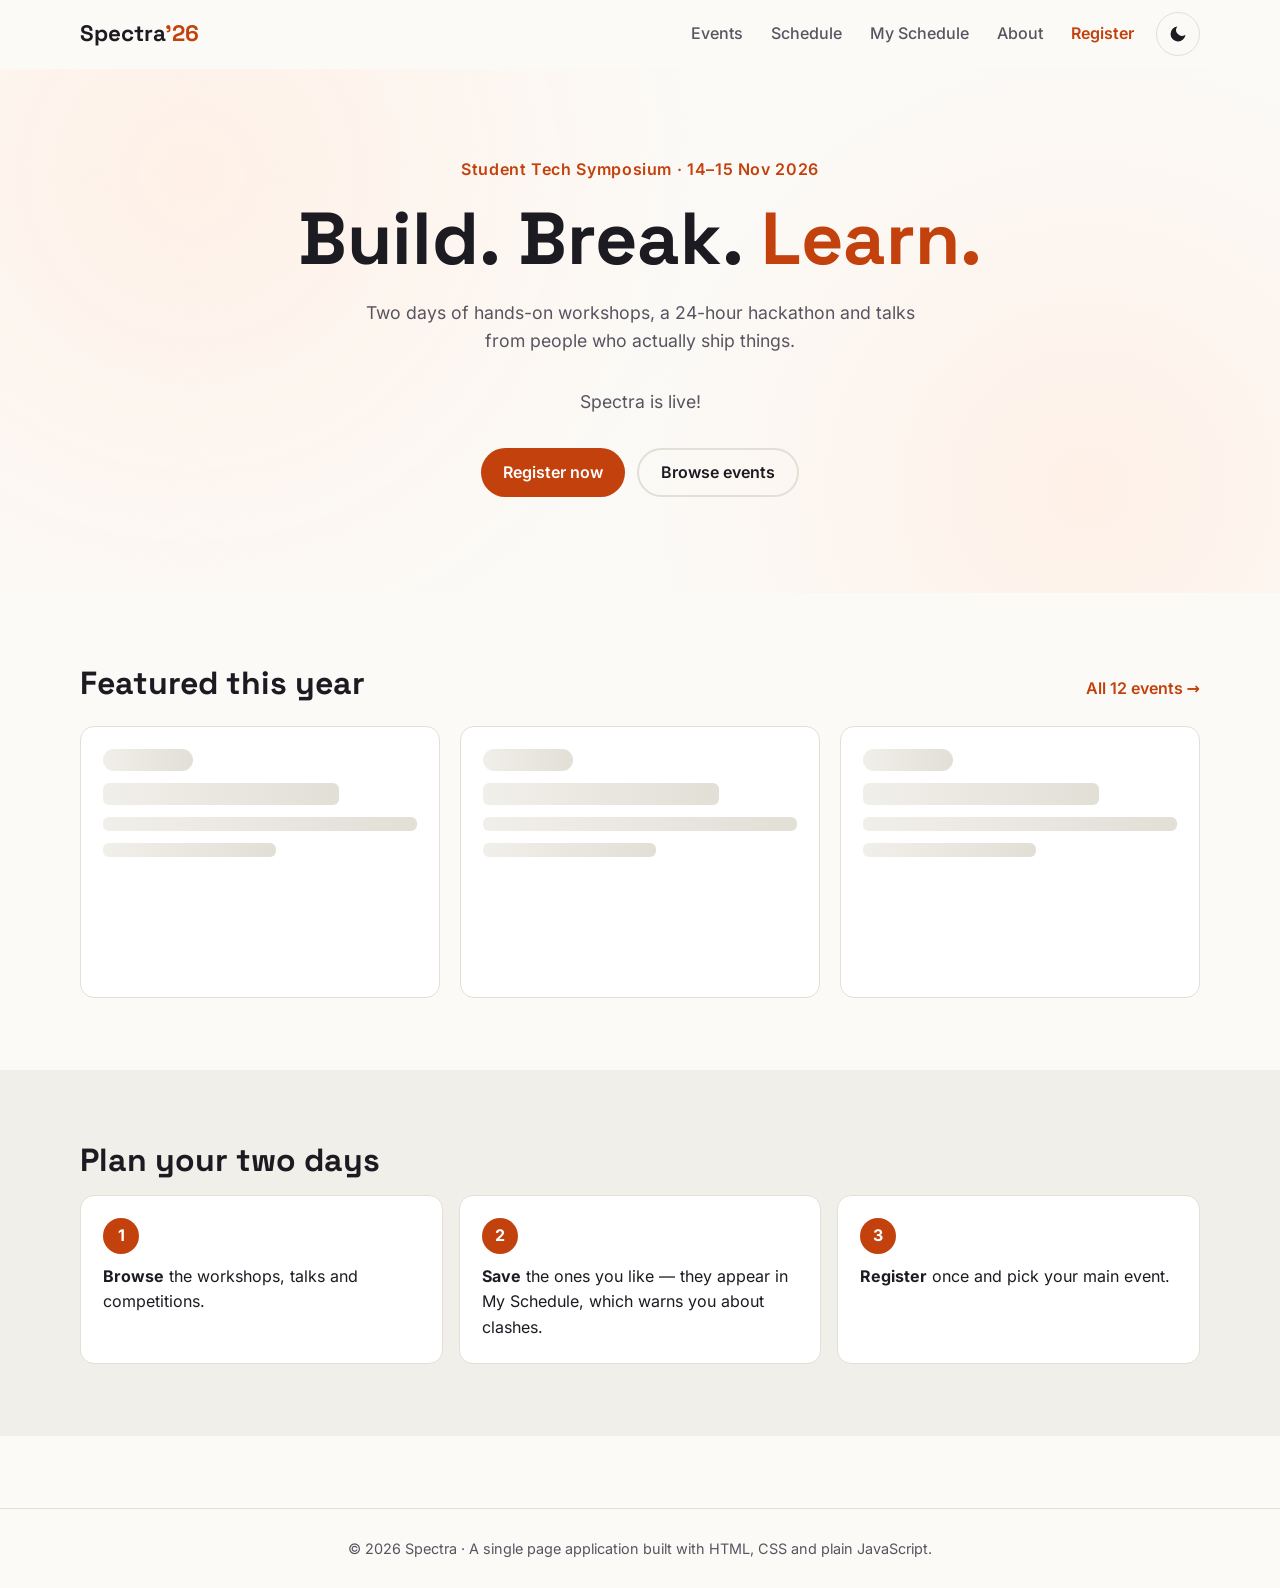
<file: index.html>
<!DOCTYPE html>
<html lang="en">
<head>
  <meta charset="UTF-8">
  <meta name="viewport" content="width=device-width, initial-scale=1.0">
  <title>Spectra '26 | Student Tech Symposium</title>
  <meta name="description" content="Spectra '26 – browse events, build your schedule and register for a two-day student tech symposium.">
  <meta name="theme-color" content="#fbfaf7" media="(prefers-color-scheme: light)">
  <meta name="theme-color" content="#121117" media="(prefers-color-scheme: dark)">

  <!--
    Runs before anything else loads:
    1. Works out the app's root folder (e.g. "/" locally, "/week5-spa/" on
       GitHub Pages) and adds a <base> tag, so css/, js/ and data/ load
       correctly even when the address bar shows a deep URL like /events/3.
    2. Applies the saved theme so there is no flash of the wrong colours.
  -->
  <script>
    (function () {
      var d = document, l = location, root = '/';
      if (l.protocol !== 'file:') {
        var fromRedirect = null, saved = null;
        try { fromRedirect = sessionStorage.getItem('spa-root'); saved = localStorage.getItem('spa-root'); } catch (e) {}
        // If the URL contains one of the app's routes (/events/3, /about…), the root is
        // everything before it. This matters on hosts that serve index.html for every path.
        var known = l.pathname.match(/^(.*?\/)(?:events|schedule|my-schedule|register|about)(?:\/|$)/);
        root = fromRedirect                                                    // arrived via 404.html
          || (known && known[1])                                               // deep link to a known route
          || (saved && l.pathname.indexOf(saved) === 0 && saved)              // root remembered from last visit
          || l.pathname.replace(/[^/]*$/, '');                                 // folder that contains index.html
        try { localStorage.setItem('spa-root', root); sessionStorage.removeItem('spa-root'); } catch (e) {}
        var base = d.createElement('base');
        base.href = root;
        d.head.appendChild(base);
      }
      window.__SPA_ROOT__ = root;

      var t = null;
      try { t = JSON.parse(localStorage.getItem('spectra-theme')); } catch (e) {}
      if (!t) t = matchMedia('(prefers-color-scheme: dark)').matches ? 'dark' : 'light';
      d.documentElement.setAttribute('data-theme', t);
    })();
  </script>

  <link rel="icon" href="data:image/svg+xml,%3Csvg xmlns='http://www.w3.org/2000/svg' viewBox='0 0 32 32'%3E%3Crect width='32' height='32' rx='8' fill='%23c2410c'/%3E%3Ctext x='16' y='23' font-family='Arial' font-weight='700' font-size='20' fill='white' text-anchor='middle'%3ES%3C/text%3E%3C/svg%3E">

  <!--
    CSS, fonts and scripts are written by this script instead of being plain tags.
    Reason: the browser's preload scanner reads plain tags *before* the <base> tag
    above exists, so on a deep URL like /events/4 it would first request
    /events/css/style.css (wrong) and then /css/style.css — every file twice.
    Tags written here are only seen after <base> is set, so each loads once.
  -->
  <script>
    document.write([
      '<link rel="preload" href="fonts/space-grotesk-700-latin.woff2" as="font" type="font/woff2" crossorigin>',
      '<link rel="preload" href="fonts/inter-var-latin.woff2" as="font" type="font/woff2" crossorigin>',
      '<link rel="stylesheet" href="css/style.css">'
    ].concat([
      'core/utils', 'core/store', 'core/api', 'core/router',
      'views/components', 'views/home', 'views/events', 'views/event-detail',
      'views/schedule', 'views/register', 'views/about', 'app'
    ].map(function (f) { return '<script src="js/' + f + '.js" defer><\/script>'; })).join(''));
  </script>
</head>
<body>
  <a class="skip-link" href="#app">Skip to main content</a>

  <!-- Thin bar shown while a view is loading its data -->
  <div class="progress" id="progress" aria-hidden="true"></div>

  <!-- ============ APP SHELL: stays on screen; only <main> changes ============ -->
  <header class="site-header" id="siteHeader">
    <nav class="nav container" aria-label="Main">
      <a class="logo" data-to="/" href="./">Spectra<span>'26</span></a>

      <button class="nav-toggle" id="navToggle" type="button" aria-label="Open menu" aria-expanded="false" aria-controls="navMenu">
        <span class="bar"></span><span class="bar"></span><span class="bar"></span>
      </button>

      <ul class="nav-menu" id="navMenu">
        <li><a class="nav-link" data-to="/events" data-nav="/events" href="events">Events</a></li>
        <li><a class="nav-link" data-to="/schedule" data-nav="/schedule" href="schedule">Schedule</a></li>
        <li><a class="nav-link" data-to="/my-schedule" data-nav="/my-schedule" href="my-schedule" id="myScheduleLink">My Schedule <span class="badge" id="savedCount" hidden>0</span></a></li>
        <li><a class="nav-link" data-to="/about" data-nav="/about" href="about">About</a></li>
        <li><a class="nav-link nav-cta" data-to="/register" data-nav="/register" href="register">Register</a></li>
        <li>
          <button class="theme-toggle" id="themeToggle" type="button" aria-pressed="false">
            <span class="visually-hidden">Dark mode</span>
            <svg class="icon-moon" width="20" height="20" viewBox="0 0 24 24" aria-hidden="true" focusable="false"><path fill="currentColor" d="M21 12.8A9 9 0 1 1 11.2 3a7 7 0 0 0 9.8 9.8Z"/></svg>
            <svg class="icon-sun" width="20" height="20" viewBox="0 0 24 24" aria-hidden="true" focusable="false"><circle cx="12" cy="12" r="5" fill="currentColor"/><path stroke="currentColor" stroke-width="2" stroke-linecap="round" d="M12 1v3M12 20v3M1 12h3M20 12h3M4.2 4.2l2.1 2.1M17.7 17.7l2.1 2.1M4.2 19.8l2.1-2.1M17.7 6.3l2.1-2.1"/></svg>
          </button>
        </li>
      </ul>
    </nav>
  </header>

  <!-- The router renders each view in here -->
  <main id="app" class="view" tabindex="-1">
    <noscript>
      <div class="container narrow status-card">
        <h1>Spectra '26 needs JavaScript</h1>
        <p>This site is a single page application, so it uses JavaScript to show each page. Please turn JavaScript on, or email hello@spectra.example to register.</p>
      </div>
    </noscript>
  </main>

  <footer class="site-footer">
    <div class="container">
      <p>© 2026 Spectra · A single page application built with HTML, CSS and plain JavaScript.</p>
    </div>
  </footer>

  <!-- Screen-reader announcements for page changes (visually hidden) -->
  <div class="visually-hidden" id="announcer" aria-live="polite" aria-atomic="true"></div>
  <div class="toast" id="toast" role="status" aria-live="polite"></div>
</body>
</html>
</file>
<file: css/style.css>
/* =========================================================
   Spectra '26 — SPA stylesheet
   Colour tokens, typography and accessibility rules carry over
   from Week 4 (all pairs pass WCAG AA in both themes).
   ========================================================= */

/* ---------- Fonts (self-hosted) ---------- */
@font-face { font-family: "Inter"; src: url(../fonts/inter-var-latin.woff2) format("woff2"); font-weight: 100 900; font-display: optional; }
@font-face { font-family: "Space Grotesk"; src: url(../fonts/space-grotesk-700-latin.woff2) format("woff2"); font-weight: 700; font-display: optional; }

/* ---------- Tokens ---------- */
:root {
  --bg: #fbfaf7; --bg-alt: #f1efe9; --surface: #fff; --text: #1c1b22; --muted: #57555f; --border: #e2dfd7;
  --accent: #c2410c; --accent-hover: #9a3412; --accent-soft: #fff1e8; --on-accent: #fff;
  --success: #2b7a3b; --error: #b42318; --warn-bg: #fff4d6; --warn-text: #6b4a00;
  --tag-workshop: #1d4ed8; --tag-workshop-bg: #e8efff;
  --tag-competition: #7e22ce; --tag-competition-bg: #f4e9ff;
  --tag-talk: #0f766e; --tag-talk-bg: #e2f6f3;
  --shadow: 0 6px 24px rgba(28, 27, 34, .08); --radius: 14px; --header-h: 68px; --ease: cubic-bezier(.2, .7, .2, 1);
}
[data-theme="dark"] {
  --bg: #121117; --bg-alt: #1a1920; --surface: #22212a; --text: #f1f0f5; --muted: #b0aeba; --border: #3a3845;
  --accent: #ff9a57; --accent-hover: #ffb380; --accent-soft: #2e2219; --on-accent: #1c1b22;
  --success: #69db7c; --error: #ff8787; --warn-bg: #3a2f12; --warn-text: #ffe08a;
  --tag-workshop: #9db8ff; --tag-workshop-bg: #1d2540;
  --tag-competition: #d7b0ff; --tag-competition-bg: #2c1e3d;
  --tag-talk: #7fe0d3; --tag-talk-bg: #16302d;
  --shadow: 0 6px 24px rgba(0, 0, 0, .4);
}

/* ---------- Base ---------- */
*, *::before, *::after { box-sizing: border-box; margin: 0; padding: 0; }
html { scroll-padding-top: calc(var(--header-h) + 16px); }
body {
  font-family: "Inter", system-ui, -apple-system, "Segoe UI", sans-serif; background: var(--bg); color: var(--text);
  line-height: 1.6; min-height: 100vh; display: flex; flex-direction: column; transition: background-color .3s, color .3s;
}
h1, h2, h3, .logo, .h3 { font-family: "Space Grotesk", "Inter", system-ui, sans-serif; font-weight: 700; line-height: 1.15; }
h1 { font-size: clamp(2rem, 5vw, 3rem); }
h2 { font-size: clamp(1.5rem, 3.4vw, 2rem); margin-bottom: 16px; }
h3, .h3 { font-size: 1.15rem; }
a { color: inherit; }
button, input, select, textarea { font: inherit; color: inherit; }
button { cursor: pointer; background: none; border: none; }
:focus-visible { outline: 3px solid var(--accent); outline-offset: 2px; }
[tabindex="-1"]:focus { outline: none; }
ul[class], ol[class] { list-style: none; }

.container { width: min(1120px, 100% - 32px); margin-inline: auto; }
.narrow { width: min(760px, 100% - 32px); }
.muted { color: var(--muted); }
.visually-hidden { position: absolute !important; width: 1px; height: 1px; overflow: hidden; clip: rect(0 0 0 0); white-space: nowrap; }
.skip-link { position: absolute; left: 16px; top: -60px; z-index: 300; background: var(--accent); color: var(--on-accent); padding: 8px 14px; border-radius: 8px; }
.skip-link:focus { top: 12px; }

/* ---------- Buttons & links ---------- */
.btn { display: inline-flex; align-items: center; justify-content: center; gap: 8px; min-height: 44px; padding: 10px 22px; border-radius: 999px; font-weight: 600; text-decoration: none; transition: transform .2s var(--ease), background-color .2s, border-color .2s; }
.btn:active { transform: scale(.97); }
.btn-primary { background: var(--accent); color: var(--on-accent); }
.btn-primary:hover { background: var(--accent-hover); }
.btn-ghost { border: 2px solid var(--border); }
.btn-ghost:hover { border-color: var(--accent); color: var(--accent); }
.btn[disabled] { opacity: .7; cursor: progress; }
.text-link { color: var(--accent); font-weight: 600; text-decoration: none; }
.text-link:hover { text-decoration: underline; }

/* ---------- Loading bar ---------- */
.progress { position: fixed; top: 0; left: 0; height: 3px; width: 0; background: var(--accent); z-index: 400; opacity: 0; transition: width .3s, opacity .3s; }
.progress.active { width: 70%; opacity: 1; transition: width 2s cubic-bezier(.1, .7, .3, 1), opacity .1s; }

/* ---------- Header ---------- */
.site-header { position: sticky; top: 0; z-index: 100; background: var(--bg); border-bottom: 1px solid transparent; transition: border-color .3s, box-shadow .3s; }
.site-header.scrolled { border-color: var(--border); box-shadow: var(--shadow); }
.nav { display: flex; align-items: center; justify-content: space-between; height: var(--header-h); }
.logo { font-size: 1.4rem; text-decoration: none; }
.logo span { color: var(--accent); }
.nav-menu { display: flex; align-items: center; gap: 4px; }
.nav-link { position: relative; display: flex; align-items: center; gap: 6px; min-height: 44px; padding: 8px 12px; border-radius: 8px; font-weight: 500; color: var(--muted); text-decoration: none; transition: color .2s; }
.nav-link::after { content: ""; position: absolute; left: 12px; right: 12px; bottom: 4px; height: 2px; background: var(--accent); transform: scaleX(0); transform-origin: left; transition: transform .3s var(--ease); }
.nav-link:hover, .nav-link[aria-current="page"] { color: var(--text); }
.nav-link:hover::after, .nav-link[aria-current="page"]::after { transform: scaleX(1); }
.nav-cta { color: var(--accent); font-weight: 600; }
.badge { min-width: 22px; height: 22px; padding: 0 6px; border-radius: 999px; background: var(--accent); color: var(--on-accent); font-size: .75rem; font-weight: 700; display: inline-grid; place-items: center; }
.badge[hidden] { display: none; }          /* the display rule above would otherwise override [hidden] */
.badge.bump { animation: bump .4s var(--ease); }
@keyframes bump { 50% { transform: scale(1.3); } }

.theme-toggle { width: 44px; height: 44px; margin-left: 6px; border-radius: 50%; border: 1px solid var(--border); display: grid; place-items: center; color: var(--text); transition: transform .4s var(--ease), border-color .2s; }
.theme-toggle:hover { transform: rotate(20deg); border-color: var(--accent); }
.theme-toggle .icon-sun { display: none; }
[data-theme="dark"] .theme-toggle .icon-sun { display: block; }
[data-theme="dark"] .theme-toggle .icon-moon { display: none; }

.nav-toggle { display: none; width: 44px; height: 44px; flex-direction: column; justify-content: center; gap: 5px; padding: 10px; }
.nav-toggle .bar { display: block; height: 2px; width: 100%; background: var(--text); border-radius: 2px; transition: transform .3s var(--ease), opacity .2s; }
.nav-toggle.open .bar:nth-child(1) { transform: translateY(7px) rotate(45deg); }
.nav-toggle.open .bar:nth-child(2) { opacity: 0; }
.nav-toggle.open .bar:nth-child(3) { transform: translateY(-7px) rotate(-45deg); }

/* ---------- View container & transitions ---------- */
.view { flex: 1; min-height: 100vh; padding-bottom: 72px; }   /* keeps the footer below the fold until the first view renders (avoids layout shift) */
.view.enter { animation: viewIn .35s var(--ease); }          /* fallback when View Transitions aren't supported */
@keyframes viewIn { from { opacity: 0; transform: translateY(8px); } }

/* View Transitions API: old page fades out, new page slides up slightly */
::view-transition-old(root) { animation: vtOut .18s ease-in both; }
::view-transition-new(root) { animation: vtIn .3s var(--ease) both; }
@keyframes vtOut { to { opacity: 0; } }
@keyframes vtIn { from { opacity: 0; transform: translateY(10px); } }
.site-header { view-transition-name: header; }        /* header stays put during transitions */
::view-transition-group(header) { animation: none; }

/* ---------- Hero (home) ---------- */
.hero { padding: 88px 0 96px; text-align: center; background: radial-gradient(circle at 15% 20%, var(--accent-soft), transparent 45%), radial-gradient(circle at 85% 80%, var(--accent-soft), transparent 40%); }
.eyebrow { color: var(--accent); font-weight: 600; letter-spacing: .04em; margin-bottom: 14px; }
.hero h1 { font-size: clamp(2.4rem, 7vw, 4.6rem); }
.accent { color: var(--accent); }
.hero-sub { max-width: 560px; margin: 18px auto 32px; color: var(--muted); font-size: 1.1rem; }
.countdown { display: flex; justify-content: center; gap: 12px; margin-bottom: 36px; flex-wrap: wrap; }
.cd-box { min-width: 82px; padding: 14px 10px; background: var(--surface); border: 1px solid var(--border); border-radius: var(--radius); box-shadow: var(--shadow); }
.cd-box span { display: block; font-family: "Space Grotesk", sans-serif; font-size: 1.9rem; font-weight: 700; font-variant-numeric: tabular-nums; }
.cd-box small { color: var(--muted); font-size: .78rem; text-transform: uppercase; letter-spacing: .06em; }
.hero-actions { display: flex; justify-content: center; gap: 12px; flex-wrap: wrap; margin-top: 8px; }

.section { padding: 72px 0; }
.section-alt { background: var(--bg-alt); }
.section-head { display: flex; justify-content: space-between; align-items: baseline; gap: 16px; flex-wrap: wrap; margin-bottom: 8px; }
.steps { counter-reset: step; display: grid; grid-template-columns: repeat(3, 1fr); gap: 16px; }
.steps li { counter-increment: step; background: var(--surface); border: 1px solid var(--border); border-radius: var(--radius); padding: 22px; }
.steps li::before { content: counter(step); display: grid; place-items: center; width: 36px; height: 36px; margin-bottom: 10px; border-radius: 50%; background: var(--accent); color: var(--on-accent); font-weight: 700; }

/* ---------- Page heads ---------- */
.page-head { padding: 56px 0 28px; }
.lead { color: var(--muted); font-size: 1.08rem; max-width: 640px; margin-top: 10px; }

/* ---------- Toolbar: filters + search ---------- */
.toolbar { display: flex; justify-content: space-between; align-items: center; gap: 16px; flex-wrap: wrap; margin-bottom: 12px; }
.filters, .day-switch { display: flex; gap: 8px; flex-wrap: wrap; }
.filter, .day-switch a {
  display: inline-flex; align-items: center; min-height: 44px; padding: 8px 18px; border-radius: 999px; border: 1px solid var(--border);
  background: var(--surface); font-weight: 500; text-decoration: none; transition: background-color .2s, color .2s, border-color .2s;
}
.filter:hover, .day-switch a:hover { border-color: var(--accent); }
.filter[aria-current="true"], .day-switch a[aria-current="true"] { background: var(--accent); border-color: var(--accent); color: var(--on-accent); }
.search input { width: 280px; min-height: 44px; padding: 10px 16px; border-radius: 999px; border: 1px solid var(--muted); background: var(--surface); }
.search input:focus { outline: 3px solid var(--accent); outline-offset: 1px; }
.result-count { color: var(--muted); font-size: .9rem; margin-bottom: 16px; min-height: 1.4em; }

/* ---------- Event cards ---------- */
.card-grid { display: grid; grid-template-columns: repeat(auto-fill, minmax(280px, 1fr)); gap: 20px; }
.card-item { animation: cardIn .4s var(--ease) both; animation-delay: calc(var(--i, 0) * 40ms); }
@keyframes cardIn { from { opacity: 0; transform: translateY(10px); } }
.event-card {
  position: relative; height: 100%; min-height: 272px;   /* same as a real card, so skeletons don't cause a layout shift */
  display: flex; flex-direction: column; gap: 8px; padding: 22px;
  background: var(--surface); border: 1px solid var(--border); border-radius: var(--radius);
  transition: transform .25s var(--ease), box-shadow .25s, border-color .25s;
}
.event-card:hover, .event-card:focus-within { transform: translateY(-3px); box-shadow: var(--shadow); border-color: var(--accent); }
.card-top, .card-bottom { display: flex; justify-content: space-between; align-items: center; gap: 8px; }
.card-bottom { margin-top: auto; padding-top: 6px; }
.card-link { text-decoration: none; }
.card-link::after { content: ""; position: absolute; inset: 0; border-radius: var(--radius); }   /* whole card is clickable */
.card-link:focus-visible { outline: none; }
.card-link:focus-visible::after { outline: 3px solid var(--accent); outline-offset: 2px; }
.event-card .meta { color: var(--muted); font-size: .9rem; }
.event-card .summary { font-size: .95rem; }
.more { color: var(--accent); font-weight: 600; font-size: .9rem; }
.seats { font-size: .85rem; color: var(--muted); }
.seats.low { color: var(--error); font-weight: 600; }

.tag { align-self: flex-start; font-size: .75rem; font-weight: 700; text-transform: uppercase; letter-spacing: .05em; padding: 4px 10px; border-radius: 999px; }
.tag-workshop { color: var(--tag-workshop); background: var(--tag-workshop-bg); }
.tag-competition { color: var(--tag-competition); background: var(--tag-competition-bg); }
.tag-talk { color: var(--tag-talk); background: var(--tag-talk-bg); }

.save-btn {
  position: relative; z-index: 1;          /* sits above the card's stretched link */
  display: inline-flex; align-items: center; gap: 6px; min-height: 44px; padding: 8px 16px; border-radius: 999px;
  border: 1.5px solid var(--border); font-weight: 600; transition: background-color .2s, border-color .2s, color .2s;
}
.save-btn svg { fill: none; stroke: currentColor; stroke-width: 2; }
.save-btn:hover { border-color: var(--accent); }
.save-btn[aria-pressed="true"] { background: var(--accent-soft); border-color: var(--accent); color: var(--accent); }
.save-btn[aria-pressed="true"] svg { fill: currentColor; }
.save-btn.compact { min-height: 40px; min-width: 44px; padding: 6px 12px; font-size: .85rem; }

/* ---------- Skeletons ---------- */
.skeleton { gap: 12px; }
.sk { display: block; border-radius: 6px; background: linear-gradient(90deg, var(--bg-alt) 0%, var(--border) 50%, var(--bg-alt) 100%); background-size: 200% 100%; animation: shimmer 1.2s linear infinite; }
.sk-tag { width: 90px; height: 22px; border-radius: 999px; }
.sk-title { width: 75%; height: 22px; }
.sk-h1 { width: 60%; height: 44px; margin: 8px 0 16px; }
.sk-line { width: 100%; height: 14px; }
.sk-line.short { width: 55%; }
@keyframes shimmer { to { background-position: -200% 0; } }
.detail-skel { display: grid; gap: 12px; padding: 48px 0; }

/* ---------- Event detail ---------- */
.detail { padding-top: 32px; }
.breadcrumb ol { list-style: none; display: flex; flex-wrap: wrap; gap: 6px; font-size: .9rem; color: var(--muted); margin-bottom: 20px; }
.breadcrumb li + li::before { content: "/"; margin-right: 6px; color: var(--border); }
.breadcrumb a { color: var(--muted); }
.breadcrumb a:hover { color: var(--accent); }
.detail-card { background: var(--surface); border: 1px solid var(--border); border-radius: var(--radius); padding: clamp(22px, 4vw, 40px); display: flex; flex-direction: column; gap: 14px; }
.detail-card h1 { margin-top: 2px; }
.detail-card h2 { margin: 10px 0 0; }
.facts { display: grid; grid-template-columns: repeat(4, 1fr); gap: 12px; margin: 8px 0; }
.facts div { background: var(--bg-alt); border-radius: 10px; padding: 12px 14px; }
.facts dt { font-size: .78rem; text-transform: uppercase; letter-spacing: .05em; color: var(--muted); }
.facts dd { font-weight: 600; }
ul.bring { list-style: disc; padding-left: 22px; }   /* ul. needed to beat the ul[class] reset */
.detail-actions { display: flex; flex-wrap: wrap; gap: 12px; align-items: center; margin-top: 8px; }
.related { margin-top: 56px; }

/* ---------- Schedule ---------- */
.day-switch { margin-bottom: 24px; }
.day-title { font-size: 1.25rem; margin: 28px 0 12px; }
.timeline { display: grid; gap: 12px; }
.slot { display: grid; grid-template-columns: 96px 1fr auto; gap: 16px; align-items: center; padding: 16px 18px; background: var(--surface); border: 1px solid var(--border); border-left: 4px solid var(--border); border-radius: 12px; transition: border-color .2s; }
.slot.is-saved { border-left-color: var(--accent); }
.slot-time { display: flex; flex-direction: column; font-variant-numeric: tabular-nums; }
.slot-time time { font-weight: 700; }
.slot-time span { color: var(--muted); font-size: .85rem; }
.slot-body h3 { margin: 4px 0 2px; }
.slot-body h3 a { text-decoration: none; }
.slot-body h3 a:hover { color: var(--accent); text-decoration: underline; }
.slot .meta { color: var(--muted); font-size: .9rem; }
.slot.clash { border-left-color: var(--error); }
.clash-label { color: var(--error); font-weight: 600; }
.clash-label::before { content: "⚠ "; }
.remove-btn { min-height: 44px; padding: 8px 14px; border-radius: 999px; border: 1.5px solid var(--border); font-weight: 600; }
.remove-btn:hover { border-color: var(--error); color: var(--error); }
.notice { padding: 14px 16px; border-radius: 12px; margin-bottom: 16px; }
.notice.warn { background: var(--warn-bg); color: var(--warn-text); }

/* ---------- Empty, error, 404, done ---------- */
.empty { text-align: center; padding: 48px 24px; background: var(--surface); border: 1px dashed var(--border); border-radius: var(--radius); display: grid; gap: 10px; justify-items: center; }
.inline-error { color: var(--error); }
.status-card, .done-card { margin-top: 56px; text-align: center; background: var(--surface); border: 1px solid var(--border); border-radius: var(--radius); padding: 48px 24px; display: grid; gap: 14px; justify-items: center; }
.status-code { font-family: "Space Grotesk", sans-serif; font-size: 4rem; font-weight: 700; color: var(--accent); line-height: 1; }
.done-icon { width: 64px; height: 64px; border-radius: 50%; display: grid; place-items: center; background: var(--success); color: var(--bg); font-size: 2rem; font-weight: 700; }
.ref { font-family: ui-monospace, Consolas, monospace; }

/* ---------- Stats, venue, FAQ (about) ---------- */
.stats { display: grid; grid-template-columns: repeat(4, 1fr); gap: 16px; }
.stat { background: var(--surface); border: 1px solid var(--border); border-radius: var(--radius); padding: 22px; text-align: center; }
.stat-num { display: block; font-family: "Space Grotesk", sans-serif; font-size: 2.2rem; font-weight: 700; color: var(--accent); }
.stat-label { color: var(--muted); }
.venue { margin: 0; }
.venue-map { display: block; width: 100%; height: auto; border-radius: var(--radius); border: 1px solid var(--border); background: var(--bg); }
.venue-map .m-path { stroke: var(--border); stroke-width: 22; fill: none; stroke-linecap: round; }
.venue-map rect { stroke: var(--text); stroke-width: 2; }
.venue-map .m-bld { fill: var(--surface); }
.venue-map .m-hall { fill: var(--accent); }
.venue-map .m-food { fill: var(--accent-soft); }
.venue-map .m-label text { fill: var(--text); font: 700 18px "Inter", system-ui, sans-serif; text-anchor: middle; }
.venue-map .m-label .m-on-accent { fill: var(--on-accent); }
.venue-map .m-gate { fill: var(--text); }
.venue-map .m-arrow { fill: var(--bg); }
.venue figcaption { margin-top: 12px; color: var(--muted); font-size: .92rem; text-align: center; }
.acc-item { border: 1px solid var(--border); border-radius: var(--radius); background: var(--surface); margin-bottom: 12px; }
.acc-item summary { list-style: none; cursor: pointer; padding: 18px 20px; display: flex; justify-content: space-between; align-items: center; gap: 12px; font-weight: 600; }
.acc-item summary::-webkit-details-marker { display: none; }
.acc-item summary::after { content: "+"; font-size: 1.4rem; line-height: 1; color: var(--accent); transition: transform .3s var(--ease); }
.acc-item[open] summary::after { transform: rotate(45deg); }
.acc-item p { padding: 0 20px 18px; color: var(--muted); }

/* ---------- Form ---------- */
.reg-form { background: var(--surface); border: 1px solid var(--border); border-radius: var(--radius); padding: 28px; box-shadow: var(--shadow); }
.form-row { display: grid; grid-template-columns: 1fr 1fr; gap: 16px; }
.field { display: flex; flex-direction: column; gap: 6px; margin-bottom: 16px; }
.field > label { font-weight: 500; font-size: .95rem; }
.field input, .field select { min-height: 44px; padding: 10px 14px; border: 1.5px solid var(--muted); border-radius: 10px; background: var(--bg); }
.field input:focus, .field select:focus { outline: 3px solid var(--accent); outline-offset: 1px; }
.field.invalid input, .field.invalid select { border-color: var(--error); border-width: 2px; }
.field.valid input, .field.valid select { border-color: var(--success); }
.error-msg { color: var(--error); font-size: .85rem; min-height: 1.2em; }
.error-msg:not(:empty)::before { content: "⚠ "; }
.checkbox { display: flex; gap: 10px; align-items: flex-start; }
.checkbox input { margin-top: 4px; width: 20px; height: 20px; min-height: 0; accent-color: var(--accent); flex-shrink: 0; }
.form-actions { display: flex; gap: 12px; flex-wrap: wrap; }

/* ---------- Toast & footer ---------- */
.toast {
  position: fixed; bottom: 24px; left: 50%; z-index: 400; max-width: calc(100% - 32px); transform: translate(-50%, 140%); opacity: 0; visibility: hidden;
  padding: 14px 22px; border-radius: 12px; background: var(--text); color: var(--bg); font-weight: 500; box-shadow: var(--shadow);
  transition: transform .4s var(--ease), opacity .3s, visibility .4s;
}
.toast.show { transform: translate(-50%, 0); opacity: 1; visibility: visible; }
.toast.error { background: var(--error); color: #fff; }
[data-theme="dark"] .toast.error { color: #1c1b22; }
.site-footer { padding: 28px 0; text-align: center; color: var(--muted); font-size: .9rem; border-top: 1px solid var(--border); }

/* ---------- Responsive ---------- */
@media (max-width: 900px) {
  .facts, .stats { grid-template-columns: repeat(2, 1fr); }
  .steps { grid-template-columns: 1fr; }
}
@media (max-width: 760px) {
  .nav-toggle { display: flex; }
  .nav-menu {
    position: fixed; top: var(--header-h); left: 0; right: 0; flex-direction: column; align-items: stretch; gap: 0; padding: 12px 16px 20px;
    background: var(--bg); border-bottom: 1px solid var(--border); box-shadow: var(--shadow);
    transform: translateY(-110%); opacity: 0; visibility: hidden; transition: transform .35s var(--ease), opacity .25s, visibility .35s;
  }
  .nav-menu.open { transform: none; opacity: 1; visibility: visible; }
  .nav-link::after { left: 12px; right: auto; width: 32px; }
  .theme-toggle { margin: 8px 0 0 12px; }
  .form-row { grid-template-columns: 1fr; gap: 0; }
  .search, .search input { width: 100%; }
  .slot { grid-template-columns: 1fr auto; }
  .slot-time { grid-column: 1 / -1; flex-direction: row; gap: 8px; }
  .hero { padding: 56px 0 64px; }
  .cd-box { min-width: 68px; }
}

@media (forced-colors: active) {
  .filter[aria-current="true"], .day-switch a[aria-current="true"], .save-btn[aria-pressed="true"] { border: 3px solid CanvasText; }
}
@media (prefers-reduced-motion: reduce) {
  *, *::before, *::after { animation-duration: .01ms !important; animation-iteration-count: 1 !important; transition-duration: .01ms !important; }
  ::view-transition-old(root), ::view-transition-new(root) { animation: none; }
}
</file>
